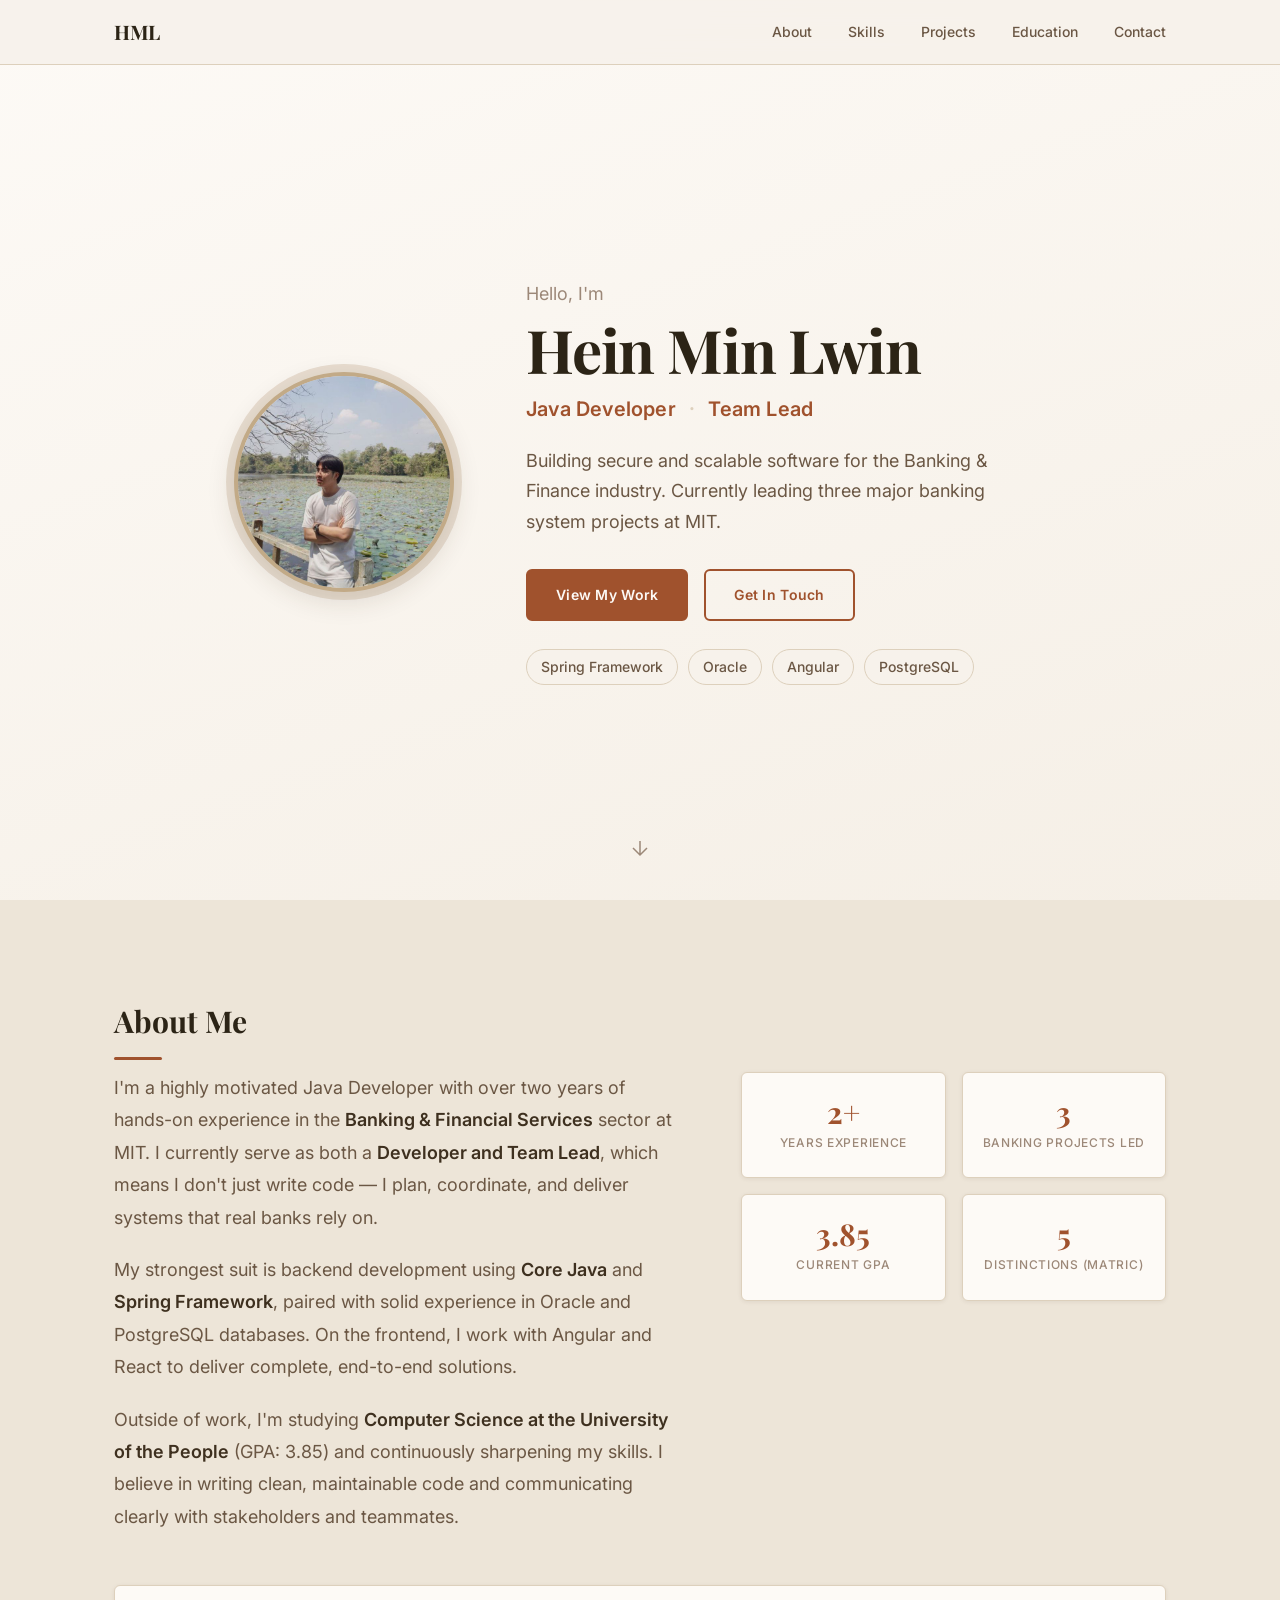
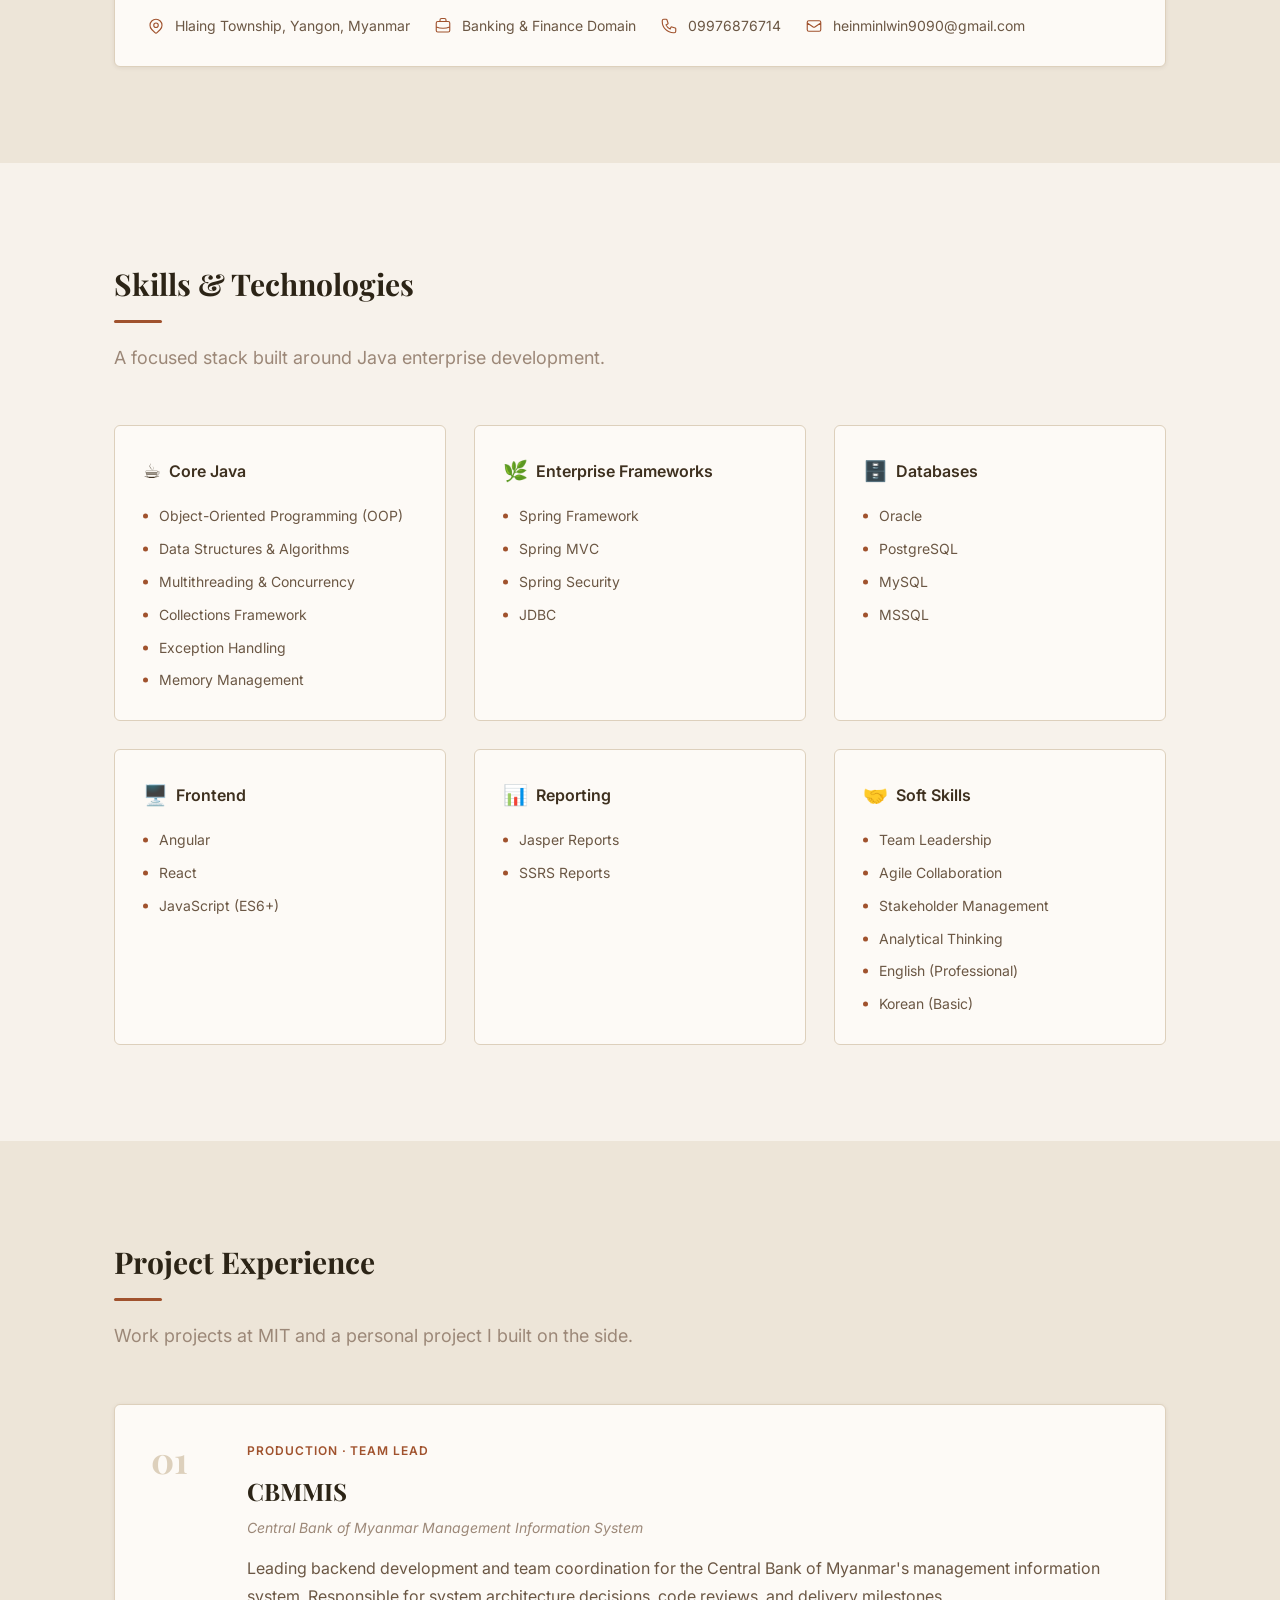
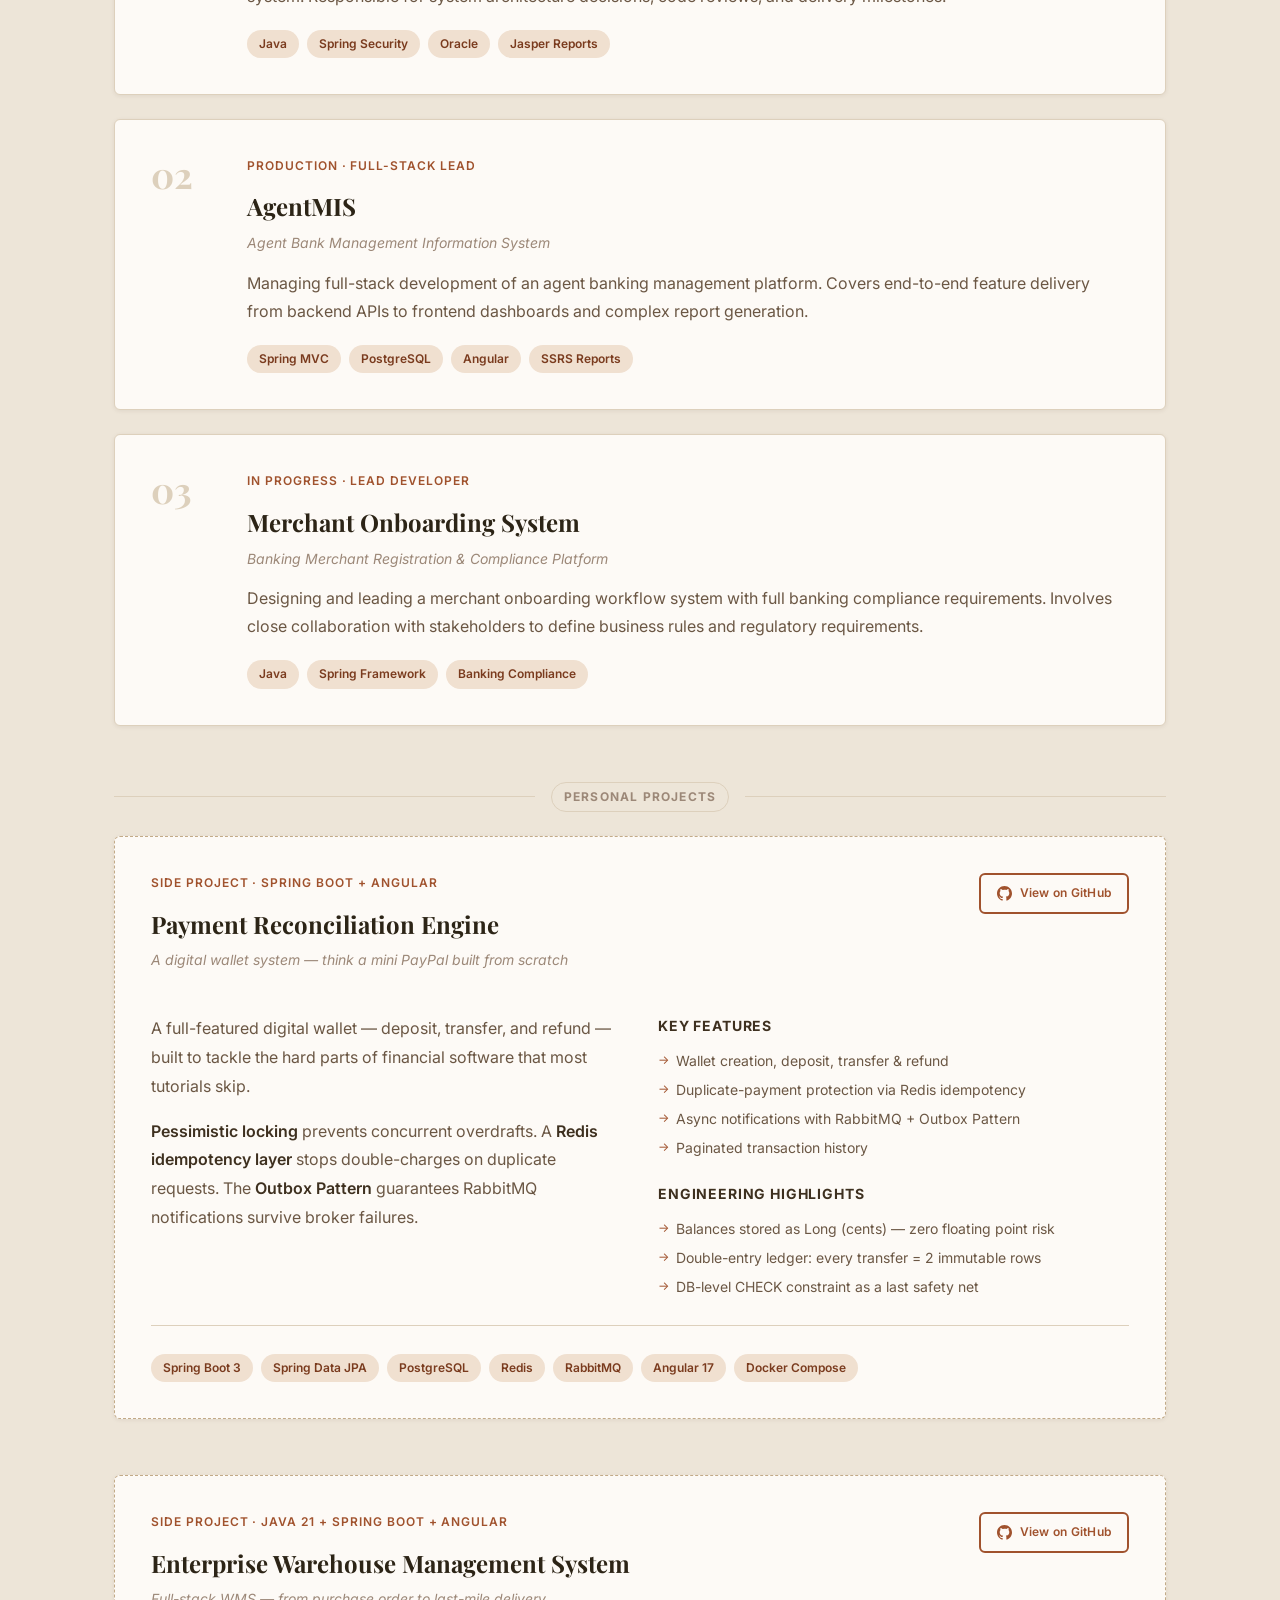
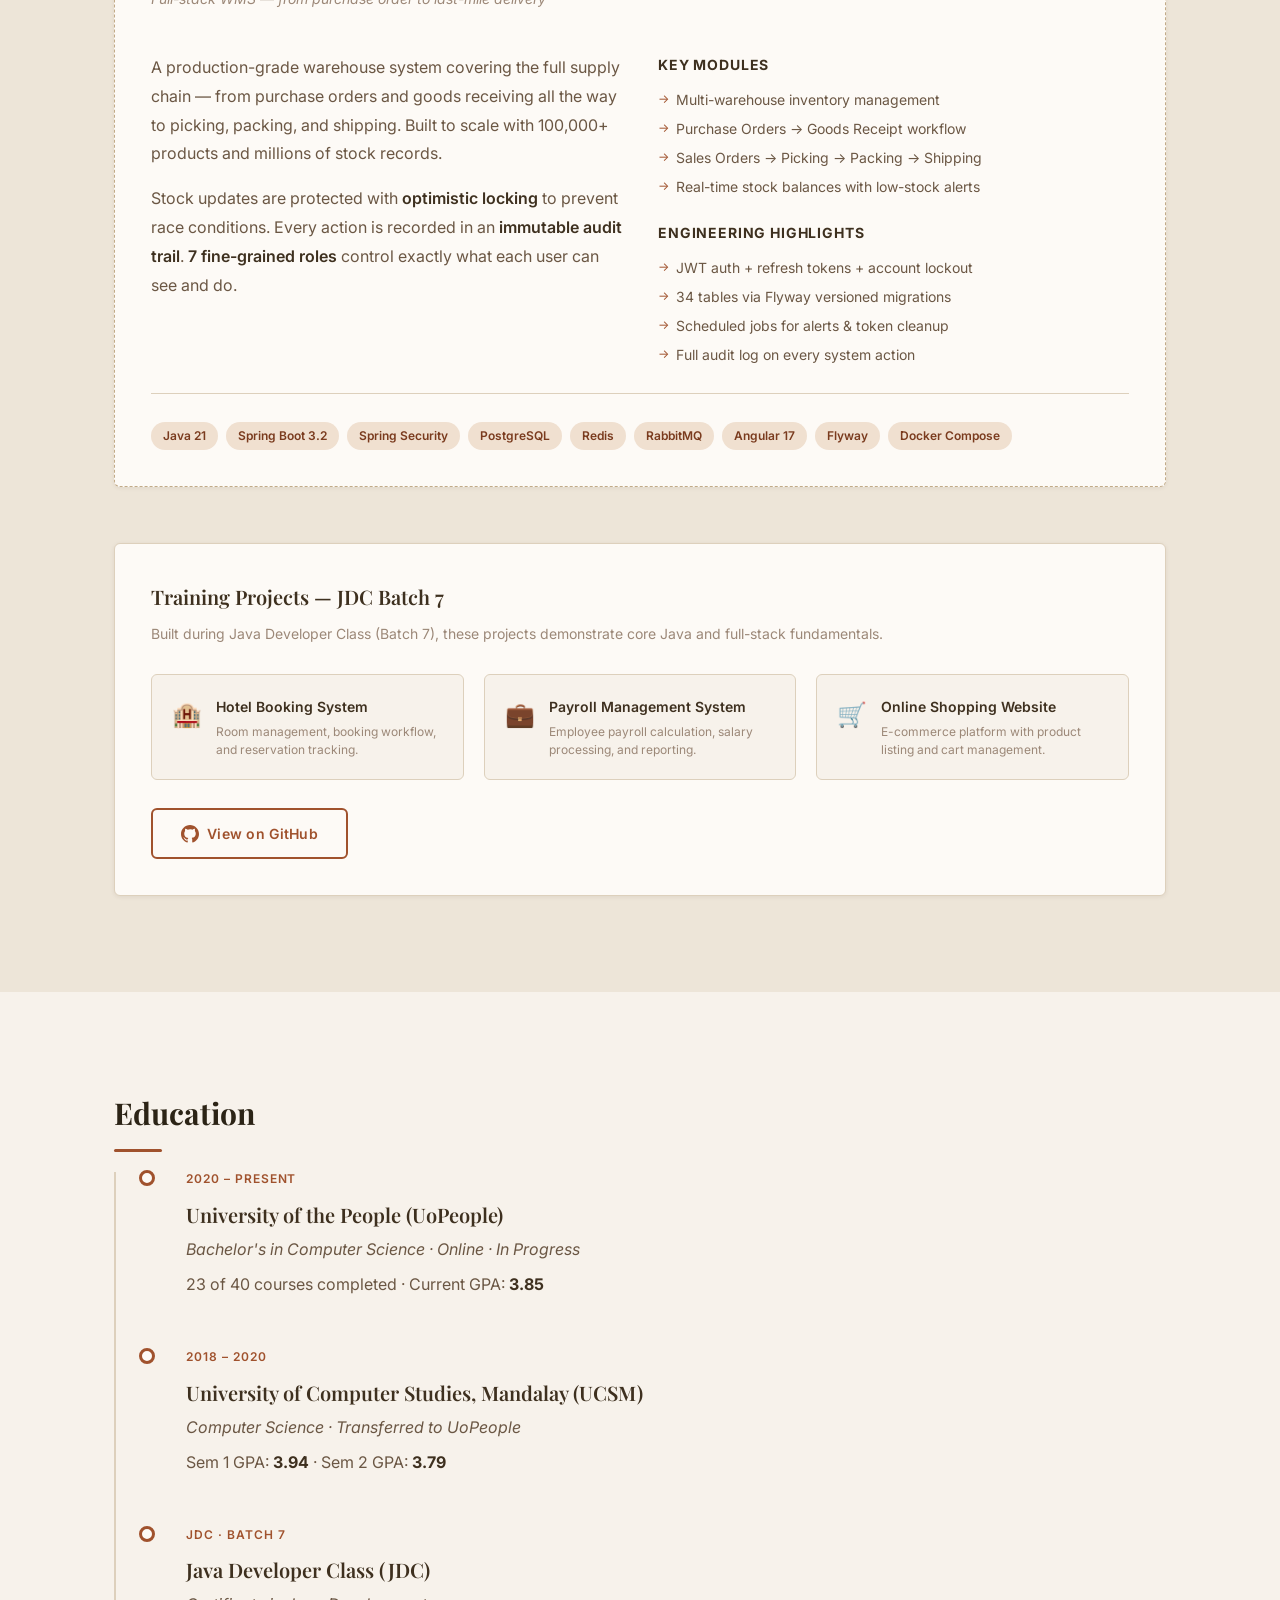
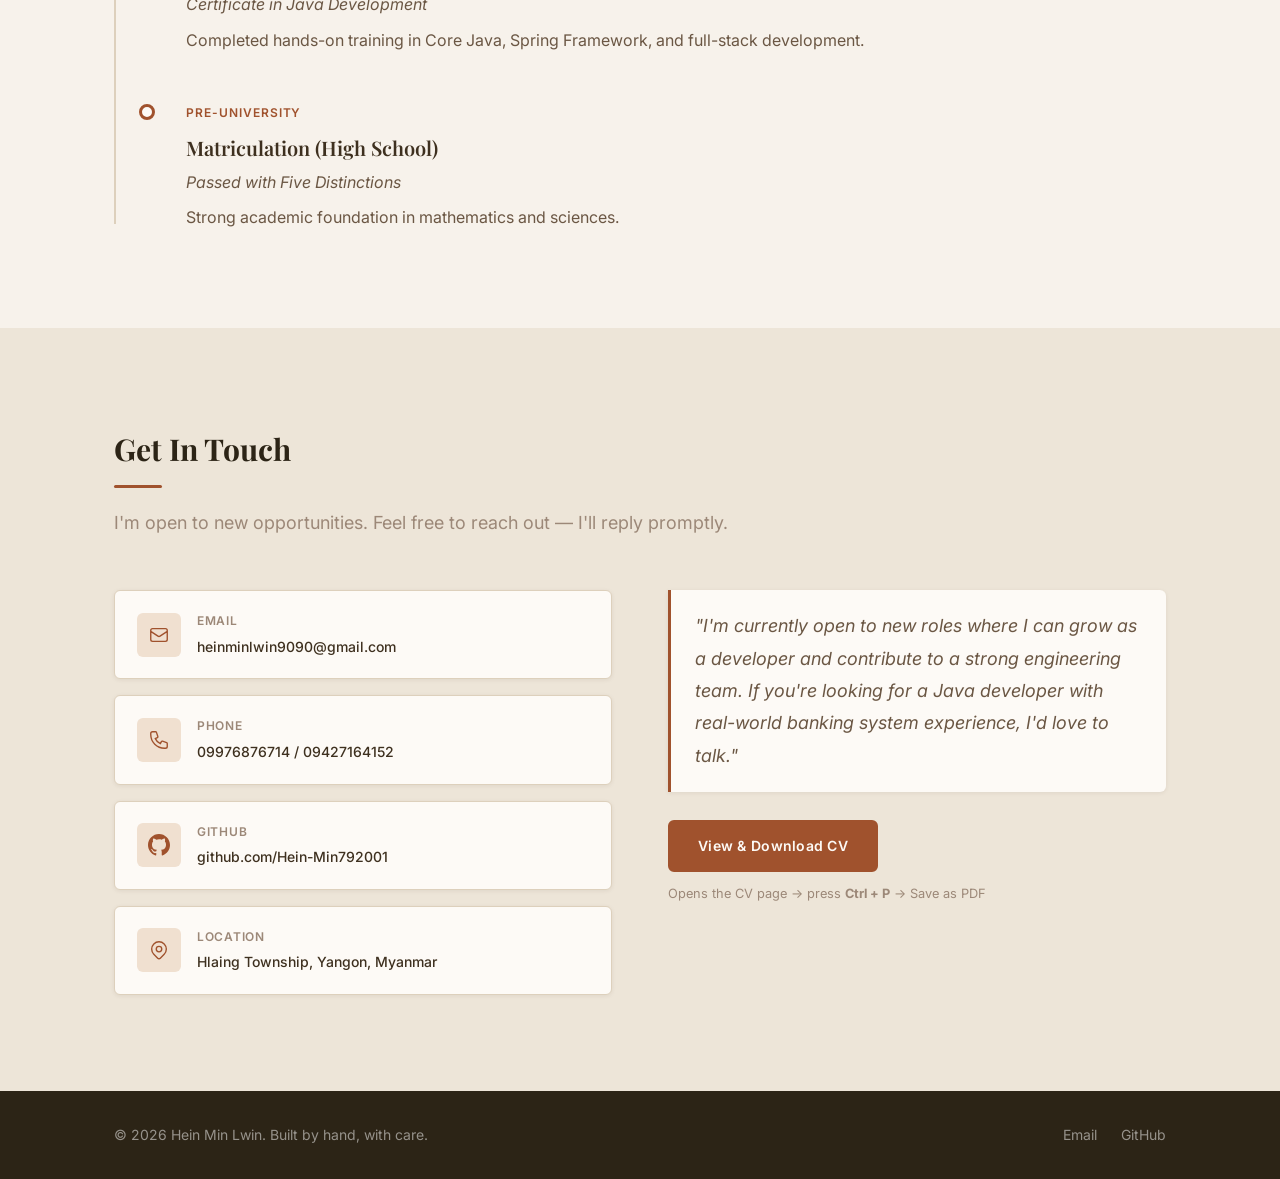
<file: index.html>
<!DOCTYPE html>
<html lang="en">
<head>
  <meta charset="UTF-8" />
  <meta name="viewport" content="width=device-width, initial-scale=1.0" />
  <title>Hein Min Lwin – Java Developer Portfolio</title>
  <meta name="description" content="Portfolio of Hein Min Lwin, a Junior Java Developer with expertise in Spring Boot, Angular, React, and Banking & Finance systems." />
  <meta name="author" content="Hein Min Lwin" />
  <link rel="preconnect" href="https://fonts.googleapis.com" />
  <link rel="preconnect" href="https://fonts.gstatic.com" crossorigin />
  <link href="https://fonts.googleapis.com/css2?family=Playfair+Display:wght@400;600;700&family=Inter:wght@300;400;500;600&display=swap" rel="stylesheet" />
  <link rel="stylesheet" href="style.css" />
</head>
<body>

  <!-- ═══ NAVIGATION ═══ -->
  <header id="site-header">
    <nav class="nav-container">
      <a href="#home" class="nav-logo">HML</a>
      <ul class="nav-links">
        <li><a href="#about" class="nav-link">About</a></li>
        <li><a href="#skills" class="nav-link">Skills</a></li>
        <li><a href="#projects" class="nav-link">Projects</a></li>
        <li><a href="#education" class="nav-link">Education</a></li>
        <li><a href="#contact" class="nav-link">Contact</a></li>
      </ul>
      <button class="nav-hamburger" id="hamburger" aria-label="Open menu">
        <span></span><span></span><span></span>
      </button>
    </nav>
  </header>

  <!-- ═══ HERO / INTRODUCTION ═══ -->
  <section id="home" class="hero-section">
    <div class="hero-inner">
      <div class="hero-photo-col">
        <div class="hero-photo-frame">
          <img src="photo_2025-12-22_20-17-02.jpg" alt="Hein Min Lwin" id="profile-img" />
          <div class="hero-photo-fallback" id="photo-fallback">HML</div>
        </div>
      </div>
      <div class="hero-text-col">
        <p class="hero-greeting">Hello, I'm</p>
        <h1 class="hero-name">Hein Min Lwin</h1>
        <p class="hero-role">Java Developer <span class="divider">·</span> Team Lead</p>
        <p class="hero-tagline">
          Building secure and scalable software for the Banking &amp; Finance industry.
          Currently leading three major banking system projects at MIT.
        </p>
        <div class="hero-cta-row">
          <a href="#projects" class="btn btn-primary" id="view-work-btn">View My Work</a>
          <a href="#contact" class="btn btn-outline" id="contact-btn">Get In Touch</a>
        </div>
        <div class="hero-badges">
          <span class="badge">Spring Framework</span>
          <span class="badge">Oracle</span>
          <span class="badge">Angular</span>
          <span class="badge">PostgreSQL</span>
        </div>
      </div>
    </div>
    <a href="#about" class="scroll-hint" aria-label="Scroll down">
      <svg width="24" height="24" viewBox="0 0 24 24" fill="none" stroke="currentColor" stroke-width="1.5">
        <path d="M12 5v14M5 12l7 7 7-7"/>
      </svg>
    </a>
  </section>

  <!-- ═══ ABOUT ═══ -->
  <section id="about" class="section about-section">
    <div class="container">
      <h2 class="section-title">About Me</h2>
      <div class="about-grid">
        <div class="about-text">
          <p>
            I'm a highly motivated Java Developer with over two years of hands-on experience
            in the <strong>Banking &amp; Financial Services</strong> sector at MIT. I currently serve
            as both a <strong>Developer and Team Lead</strong>, which means I don't just write code —
            I plan, coordinate, and deliver systems that real banks rely on.
          </p>
          <p>
            My strongest suit is backend development using <strong>Core Java</strong> and
            <strong>Spring Framework</strong>, paired with solid experience in Oracle and PostgreSQL
            databases. On the frontend, I work with Angular and React to deliver complete,
            end-to-end solutions.
          </p>
          <p>
            Outside of work, I'm studying <strong>Computer Science at the University of the People</strong>
            (GPA: 3.85) and continuously sharpening my skills. I believe in writing clean,
            maintainable code and communicating clearly with stakeholders and teammates.
          </p>
        </div>
        <div class="about-stats">
          <div class="stat-card">
            <span class="stat-number">2+</span>
            <span class="stat-label">Years Experience</span>
          </div>
          <div class="stat-card">
            <span class="stat-number">3</span>
            <span class="stat-label">Banking Projects Led</span>
          </div>
          <div class="stat-card">
            <span class="stat-number">3.85</span>
            <span class="stat-label">Current GPA</span>
          </div>
          <div class="stat-card">
            <span class="stat-number">5</span>
            <span class="stat-label">Distinctions (Matric)</span>
          </div>
        </div>
      </div>

      <!-- Quick info cards -->
      <div class="info-strip">
        <div class="info-item">
          <svg class="info-icon" viewBox="0 0 24 24" fill="none" stroke="currentColor" stroke-width="1.5"><path d="M17.657 16.657L13.414 20.9a1.998 1.998 0 01-2.827 0l-4.244-4.243a8 8 0 1111.314 0z"/><circle cx="12" cy="11" r="3"/></svg>
          <span>Hlaing Township, Yangon, Myanmar</span>
        </div>
        <div class="info-item">
          <svg class="info-icon" viewBox="0 0 24 24" fill="none" stroke="currentColor" stroke-width="1.5"><path d="M21 13.255A23.931 23.931 0 0112 15c-3.183 0-6.22-.62-9-1.745M16 6V4a2 2 0 00-2-2h-4a2 2 0 00-2 2v2m4 6h.01M5 20h14a2 2 0 002-2V8a2 2 0 00-2-2H5a2 2 0 00-2 2v10a2 2 0 002 2z"/></svg>
          <span>Banking &amp; Finance Domain</span>
        </div>
        <div class="info-item">
          <svg class="info-icon" viewBox="0 0 24 24" fill="none" stroke="currentColor" stroke-width="1.5"><path d="M3 5a2 2 0 012-2h3.28a1 1 0 01.948.684l1.498 4.493a1 1 0 01-.502 1.21l-2.257 1.13a11.042 11.042 0 005.516 5.516l1.13-2.257a1 1 0 011.21-.502l4.493 1.498a1 1 0 01.684.949V19a2 2 0 01-2 2h-1C9.716 21 3 14.284 3 6V5z"/></svg>
          <span>09976876714</span>
        </div>
        <div class="info-item">
          <svg class="info-icon" viewBox="0 0 24 24" fill="none" stroke="currentColor" stroke-width="1.5"><path d="M3 8l7.89 5.26a2 2 0 002.22 0L21 8M5 19h14a2 2 0 002-2V7a2 2 0 00-2-2H5a2 2 0 00-2 2v10a2 2 0 002 2z"/></svg>
          <span>heinminlwin9090@gmail.com</span>
        </div>
      </div>
    </div>
  </section>

  <!-- ═══ SKILLS ═══ -->
  <section id="skills" class="section skills-section">
    <div class="container">
      <h2 class="section-title">Skills &amp; Technologies</h2>
      <p class="section-subtitle">A focused stack built around Java enterprise development.</p>

      <div class="skills-grid">

        <div class="skill-group">
          <h3 class="skill-group-title">
            <span class="skill-icon">☕</span> Core Java
          </h3>
          <ul class="skill-list">
            <li>Object-Oriented Programming (OOP)</li>
            <li>Data Structures &amp; Algorithms</li>
            <li>Multithreading &amp; Concurrency</li>
            <li>Collections Framework</li>
            <li>Exception Handling</li>
            <li>Memory Management</li>
          </ul>
        </div>

        <div class="skill-group">
          <h3 class="skill-group-title">
            <span class="skill-icon">🌿</span> Enterprise Frameworks
          </h3>
          <ul class="skill-list">
            <li>Spring Framework</li>
            <li>Spring MVC</li>
            <li>Spring Security</li>
            <li>JDBC</li>
          </ul>
        </div>

        <div class="skill-group">
          <h3 class="skill-group-title">
            <span class="skill-icon">🗄️</span> Databases
          </h3>
          <ul class="skill-list">
            <li>Oracle</li>
            <li>PostgreSQL</li>
            <li>MySQL</li>
            <li>MSSQL</li>
          </ul>
        </div>

        <div class="skill-group">
          <h3 class="skill-group-title">
            <span class="skill-icon">🖥️</span> Frontend
          </h3>
          <ul class="skill-list">
            <li>Angular</li>
            <li>React</li>
            <li>JavaScript (ES6+)</li>
          </ul>
        </div>

        <div class="skill-group">
          <h3 class="skill-group-title">
            <span class="skill-icon">📊</span> Reporting
          </h3>
          <ul class="skill-list">
            <li>Jasper Reports</li>
            <li>SSRS Reports</li>
          </ul>
        </div>

        <div class="skill-group">
          <h3 class="skill-group-title">
            <span class="skill-icon">🤝</span> Soft Skills
          </h3>
          <ul class="skill-list">
            <li>Team Leadership</li>
            <li>Agile Collaboration</li>
            <li>Stakeholder Management</li>
            <li>Analytical Thinking</li>
            <li>English (Professional)</li>
            <li>Korean (Basic)</li>
          </ul>
        </div>

      </div>
    </div>
  </section>

  <!-- ═══ PROJECTS ═══ -->
  <section id="projects" class="section projects-section">
    <div class="container">
      <h2 class="section-title">Project Experience</h2>
      <p class="section-subtitle">Work projects at MIT and a personal project I built on the side.</p>

      <div class="projects-grid">

        <!-- Project 1 -->
        <article class="project-card" id="project-cbmmis">
          <div class="project-number">01</div>
          <div class="project-body">
            <div class="project-tag">Production · Team Lead</div>
            <h3 class="project-title">CBMMIS</h3>
            <p class="project-full-name">Central Bank of Myanmar Management Information System</p>
            <p class="project-desc">
              Leading backend development and team coordination for the Central Bank of Myanmar's
              management information system. Responsible for system architecture decisions,
              code reviews, and delivery milestones.
            </p>
            <div class="project-tech">
              <span class="tech-tag">Java</span>
              <span class="tech-tag">Spring Security</span>
              <span class="tech-tag">Oracle</span>
              <span class="tech-tag">Jasper Reports</span>
            </div>
          </div>
        </article>

        <!-- Project 2 -->
        <article class="project-card" id="project-agentmis">
          <div class="project-number">02</div>
          <div class="project-body">
            <div class="project-tag">Production · Full-Stack Lead</div>
            <h3 class="project-title">AgentMIS</h3>
            <p class="project-full-name">Agent Bank Management Information System</p>
            <p class="project-desc">
              Managing full-stack development of an agent banking management platform.
              Covers end-to-end feature delivery from backend APIs to frontend dashboards
              and complex report generation.
            </p>
            <div class="project-tech">
              <span class="tech-tag">Spring MVC</span>
              <span class="tech-tag">PostgreSQL</span>
              <span class="tech-tag">Angular</span>
              <span class="tech-tag">SSRS Reports</span>
            </div>
          </div>
        </article>

        <!-- Project 3 -->
        <article class="project-card" id="project-merchant">
          <div class="project-number">03</div>
          <div class="project-body">
            <div class="project-tag">In Progress · Lead Developer</div>
            <h3 class="project-title">Merchant Onboarding System</h3>
            <p class="project-full-name">Banking Merchant Registration &amp; Compliance Platform</p>
            <p class="project-desc">
              Designing and leading a merchant onboarding workflow system with full banking
              compliance requirements. Involves close collaboration with stakeholders to
              define business rules and regulatory requirements.
            </p>
            <div class="project-tech">
              <span class="tech-tag">Java</span>
              <span class="tech-tag">Spring Framework</span>
              <span class="tech-tag">Banking Compliance</span>
            </div>
          </div>
        </article>

      </div>

      <!-- ═══ PERSONAL PROJECTS ═══ -->
      <div class="personal-project-wrapper" id="personal-project">
        <div class="personal-project-label">
          <span>Personal Projects</span>
        </div>

        <article class="personal-project-card">
          <div class="pp-header">
            <div>
              <div class="project-tag">Side Project · Spring Boot + Angular</div>
              <h3 class="project-title">Payment Reconciliation Engine</h3>
              <p class="project-full-name">A digital wallet system — think a mini PayPal built from scratch</p>
            </div>
            <a href="https://github.com/Hein-Min792001/payment-wallet" target="_blank" rel="noopener" class="btn btn-outline btn-sm" id="pp-github-btn">
              <svg viewBox="0 0 24 24" fill="currentColor" width="15" height="15"><path d="M12 0C5.373 0 0 5.373 0 12c0 5.303 3.438 9.8 8.205 11.387.6.113.82-.258.82-.577 0-.285-.01-1.04-.015-2.04-3.338.724-4.042-1.61-4.042-1.61-.546-1.387-1.333-1.757-1.333-1.757-1.089-.745.083-.729.083-.729 1.205.085 1.84 1.237 1.84 1.237 1.07 1.834 2.807 1.304 3.492.997.108-.775.418-1.305.762-1.604-2.665-.305-5.466-1.332-5.466-5.93 0-1.31.468-2.381 1.236-3.221-.124-.303-.535-1.524.117-3.176 0 0 1.008-.322 3.3 1.23a11.5 11.5 0 013.003-.404c1.02.005 2.047.138 3.006.404 2.29-1.552 3.296-1.23 3.296-1.23.654 1.652.243 2.873.12 3.176.77.84 1.234 1.911 1.234 3.221 0 4.61-2.807 5.624-5.48 5.921.43.372.823 1.102.823 2.222 0 1.604-.015 2.896-.015 3.289 0 .322.216.694.825.576C20.565 21.796 24 17.3 24 12c0-6.627-5.373-12-12-12z"/></svg>
              View on GitHub
            </a>
          </div>

          <div class="pp-body">
            <div class="pp-story">
              <p>
                A full-featured digital wallet — deposit, transfer, and refund — built to tackle
                the hard parts of financial software that most tutorials skip.
              </p>
              <p>
                <strong>Pessimistic locking</strong> prevents concurrent overdrafts.
                A <strong>Redis idempotency layer</strong> stops double-charges on duplicate requests.
                The <strong>Outbox Pattern</strong> guarantees RabbitMQ notifications survive broker failures.
              </p>
            </div>

            <div class="pp-details">
              <div class="pp-detail-block">
                <h4>Key Features</h4>
                <ul class="pp-list">
                  <li>Wallet creation, deposit, transfer &amp; refund</li>
                  <li>Duplicate-payment protection via Redis idempotency</li>
                  <li>Async notifications with RabbitMQ + Outbox Pattern</li>
                  <li>Paginated transaction history</li>
                </ul>
              </div>
              <div class="pp-detail-block">
                <h4>Engineering Highlights</h4>
                <ul class="pp-list">
                  <li>Balances stored as Long (cents) — zero floating point risk</li>
                  <li>Double-entry ledger: every transfer = 2 immutable rows</li>
                  <li>DB-level CHECK constraint as a last safety net</li>
                </ul>
              </div>
            </div>
          </div>

          <div class="pp-tech">
            <span class="tech-tag">Spring Boot 3</span>
            <span class="tech-tag">Spring Data JPA</span>
            <span class="tech-tag">PostgreSQL</span>
            <span class="tech-tag">Redis</span>
            <span class="tech-tag">RabbitMQ</span>
            <span class="tech-tag">Angular 17</span>
            <span class="tech-tag">Docker Compose</span>
          </div>
        </article>
      </div>

      <!-- EWMS Personal Project -->
      <div class="personal-project-wrapper" id="personal-project-ewms">
        <article class="personal-project-card">
          <div class="pp-header">
            <div>
              <div class="project-tag">Side Project · Java 21 + Spring Boot + Angular</div>
              <h3 class="project-title">Enterprise Warehouse Management System</h3>
              <p class="project-full-name">Full-stack WMS — from purchase order to last-mile delivery</p>
            </div>
            <a href="https://github.com/Hein-Min792001/enterprise-wms" target="_blank" rel="noopener" class="btn btn-outline btn-sm" id="ewms-github-btn">
              <svg viewBox="0 0 24 24" fill="currentColor" width="15" height="15"><path d="M12 0C5.373 0 0 5.373 0 12c0 5.303 3.438 9.8 8.205 11.387.6.113.82-.258.82-.577 0-.285-.01-1.04-.015-2.04-3.338.724-4.042-1.61-4.042-1.61-.546-1.387-1.333-1.757-1.333-1.757-1.089-.745.083-.729.083-.729 1.205.085 1.84 1.237 1.84 1.237 1.07 1.834 2.807 1.304 3.492.997.108-.775.418-1.305.762-1.604-2.665-.305-5.466-1.332-5.466-5.93 0-1.31.468-2.381 1.236-3.221-.124-.303-.535-1.524.117-3.176 0 0 1.008-.322 3.3 1.23a11.5 11.5 0 013.003-.404c1.02.005 2.047.138 3.006.404 2.29-1.552 3.296-1.23 3.296-1.23.654 1.652.243 2.873.12 3.176.77.84 1.234 1.911 1.234 3.221 0 4.61-2.807 5.624-5.48 5.921.43.372.823 1.102.823 2.222 0 1.604-.015 2.896-.015 3.289 0 .322.216.694.825.576C20.565 21.796 24 17.3 24 12c0-6.627-5.373-12-12-12z"/></svg>
              View on GitHub
            </a>
          </div>

          <div class="pp-body">
            <div class="pp-story">
              <p>
                A production-grade warehouse system covering the full supply chain —
                from purchase orders and goods receiving all the way to picking, packing, and shipping.
                Built to scale with 100,000+ products and millions of stock records.
              </p>
              <p>
                Stock updates are protected with <strong>optimistic locking</strong> to prevent race conditions.
                Every action is recorded in an <strong>immutable audit trail</strong>.
                <strong>7 fine-grained roles</strong> control exactly what each user can see and do.
              </p>
            </div>

            <div class="pp-details">
              <div class="pp-detail-block">
                <h4>Key Modules</h4>
                <ul class="pp-list">
                  <li>Multi-warehouse inventory management</li>
                  <li>Purchase Orders → Goods Receipt workflow</li>
                  <li>Sales Orders → Picking → Packing → Shipping</li>
                  <li>Real-time stock balances with low-stock alerts</li>
                </ul>
              </div>
              <div class="pp-detail-block">
                <h4>Engineering Highlights</h4>
                <ul class="pp-list">
                  <li>JWT auth + refresh tokens + account lockout</li>
                  <li>34 tables via Flyway versioned migrations</li>
                  <li>Scheduled jobs for alerts &amp; token cleanup</li>
                  <li>Full audit log on every system action</li>
                </ul>
              </div>
            </div>
          </div>

          <div class="pp-tech">
            <span class="tech-tag">Java 21</span>
            <span class="tech-tag">Spring Boot 3.2</span>
            <span class="tech-tag">Spring Security</span>
            <span class="tech-tag">PostgreSQL</span>
            <span class="tech-tag">Redis</span>
            <span class="tech-tag">RabbitMQ</span>
            <span class="tech-tag">Angular 17</span>
            <span class="tech-tag">Flyway</span>
            <span class="tech-tag">Docker Compose</span>
          </div>
        </article>
      </div>

      <!-- Training Projects -->
      <div class="training-section">
        <h3 class="training-title">Training Projects — JDC Batch 7</h3>
        <p class="training-desc">
          Built during Java Developer Class (Batch 7), these projects demonstrate core Java
          and full-stack fundamentals.
        </p>
        <div class="training-grid">
          <div class="training-card" id="training-hotel">
            <span class="training-icon">🏨</span>
            <div>
              <strong>Hotel Booking System</strong>
              <p>Room management, booking workflow, and reservation tracking.</p>
            </div>
          </div>
          <div class="training-card" id="training-payroll">
            <span class="training-icon">💼</span>
            <div>
              <strong>Payroll Management System</strong>
              <p>Employee payroll calculation, salary processing, and reporting.</p>
            </div>
          </div>
          <div class="training-card" id="training-shop">
            <span class="training-icon">🛒</span>
            <div>
              <strong>Online Shopping Website</strong>
              <p>E-commerce platform with product listing and cart management.</p>
            </div>
          </div>
        </div>
        <a href="https://github.com/Hein-Min792001" target="_blank" rel="noopener" class="btn btn-outline github-btn" id="github-link-btn">
          <svg viewBox="0 0 24 24" fill="currentColor" width="18" height="18"><path d="M12 0C5.373 0 0 5.373 0 12c0 5.303 3.438 9.8 8.205 11.387.6.113.82-.258.82-.577 0-.285-.01-1.04-.015-2.04-3.338.724-4.042-1.61-4.042-1.61-.546-1.387-1.333-1.757-1.333-1.757-1.089-.745.083-.729.083-.729 1.205.085 1.84 1.237 1.84 1.237 1.07 1.834 2.807 1.304 3.492.997.108-.775.418-1.305.762-1.604-2.665-.305-5.466-1.332-5.466-5.93 0-1.31.468-2.381 1.236-3.221-.124-.303-.535-1.524.117-3.176 0 0 1.008-.322 3.3 1.23a11.5 11.5 0 013.003-.404c1.02.005 2.047.138 3.006.404 2.29-1.552 3.296-1.23 3.296-1.23.654 1.652.243 2.873.12 3.176.77.84 1.234 1.911 1.234 3.221 0 4.61-2.807 5.624-5.48 5.921.43.372.823 1.102.823 2.222 0 1.604-.015 2.896-.015 3.289 0 .322.216.694.825.576C20.565 21.796 24 17.3 24 12c0-6.627-5.373-12-12-12z"/></svg>
          View on GitHub
        </a>
      </div>
    </div>
  </section>

  <!-- ═══ EDUCATION ═══ -->
  <section id="education" class="section education-section">
    <div class="container">
      <h2 class="section-title">Education</h2>

      <div class="timeline">

        <div class="timeline-item" id="edu-uopeople">
          <div class="timeline-dot"></div>
          <div class="timeline-content">
            <span class="timeline-date">2020 – Present</span>
            <h3>University of the People (UoPeople)</h3>
            <p class="timeline-sub">Bachelor's in Computer Science · Online · In Progress</p>
            <p>23 of 40 courses completed · Current GPA: <strong>3.85</strong></p>
          </div>
        </div>

        <div class="timeline-item" id="edu-ucsm">
          <div class="timeline-dot"></div>
          <div class="timeline-content">
            <span class="timeline-date">2018 – 2020</span>
            <h3>University of Computer Studies, Mandalay (UCSM)</h3>
            <p class="timeline-sub">Computer Science · Transferred to UoPeople</p>
            <p>Sem 1 GPA: <strong>3.94</strong> · Sem 2 GPA: <strong>3.79</strong></p>
          </div>
        </div>

        <div class="timeline-item" id="edu-jdc">
          <div class="timeline-dot"></div>
          <div class="timeline-content">
            <span class="timeline-date">JDC · Batch 7</span>
            <h3>Java Developer Class (JDC)</h3>
            <p class="timeline-sub">Certificate in Java Development</p>
            <p>Completed hands-on training in Core Java, Spring Framework, and full-stack development.</p>
          </div>
        </div>

        <div class="timeline-item" id="edu-matric">
          <div class="timeline-dot"></div>
          <div class="timeline-content">
            <span class="timeline-date">Pre-University</span>
            <h3>Matriculation (High School)</h3>
            <p class="timeline-sub">Passed with Five Distinctions</p>
            <p>Strong academic foundation in mathematics and sciences.</p>
          </div>
        </div>

      </div>
    </div>
  </section>

  <!-- ═══ CONTACT ═══ -->
  <section id="contact" class="section contact-section">
    <div class="container">
      <h2 class="section-title">Get In Touch</h2>
      <p class="section-subtitle">
        I'm open to new opportunities. Feel free to reach out — I'll reply promptly.
      </p>

      <div class="contact-grid">
        <div class="contact-info">
          <a href="mailto:heinminlwin9090@gmail.com" class="contact-item" id="email-link">
            <div class="contact-item-icon">
              <svg viewBox="0 0 24 24" fill="none" stroke="currentColor" stroke-width="1.5" width="22" height="22"><path d="M3 8l7.89 5.26a2 2 0 002.22 0L21 8M5 19h14a2 2 0 002-2V7a2 2 0 00-2-2H5a2 2 0 00-2 2v10a2 2 0 002 2z"/></svg>
            </div>
            <div>
              <span class="contact-label">Email</span>
              <span class="contact-value">heinminlwin9090@gmail.com</span>
            </div>
          </a>

          <a href="tel:+959976876714" class="contact-item" id="phone-link">
            <div class="contact-item-icon">
              <svg viewBox="0 0 24 24" fill="none" stroke="currentColor" stroke-width="1.5" width="22" height="22"><path d="M3 5a2 2 0 012-2h3.28a1 1 0 01.948.684l1.498 4.493a1 1 0 01-.502 1.21l-2.257 1.13a11.042 11.042 0 005.516 5.516l1.13-2.257a1 1 0 011.21-.502l4.493 1.498a1 1 0 01.684.949V19a2 2 0 01-2 2h-1C9.716 21 3 14.284 3 6V5z"/></svg>
            </div>
            <div>
              <span class="contact-label">Phone</span>
              <span class="contact-value">09976876714 / 09427164152</span>
            </div>
          </a>

          <a href="https://github.com/Hein-Min792001" target="_blank" rel="noopener" class="contact-item" id="github-link">
            <div class="contact-item-icon">
              <svg viewBox="0 0 24 24" fill="currentColor" width="22" height="22"><path d="M12 0C5.373 0 0 5.373 0 12c0 5.303 3.438 9.8 8.205 11.387.6.113.82-.258.82-.577 0-.285-.01-1.04-.015-2.04-3.338.724-4.042-1.61-4.042-1.61-.546-1.387-1.333-1.757-1.333-1.757-1.089-.745.083-.729.083-.729 1.205.085 1.84 1.237 1.84 1.237 1.07 1.834 2.807 1.304 3.492.997.108-.775.418-1.305.762-1.604-2.665-.305-5.466-1.332-5.466-5.93 0-1.31.468-2.381 1.236-3.221-.124-.303-.535-1.524.117-3.176 0 0 1.008-.322 3.3 1.23a11.5 11.5 0 013.003-.404c1.02.005 2.047.138 3.006.404 2.29-1.552 3.296-1.23 3.296-1.23.654 1.652.243 2.873.12 3.176.77.84 1.234 1.911 1.234 3.221 0 4.61-2.807 5.624-5.48 5.921.43.372.823 1.102.823 2.222 0 1.604-.015 2.896-.015 3.289 0 .322.216.694.825.576C20.565 21.796 24 17.3 24 12c0-6.627-5.373-12-12-12z"/></svg>
            </div>
            <div>
              <span class="contact-label">GitHub</span>
              <span class="contact-value">github.com/Hein-Min792001</span>
            </div>
          </a>

          <div class="contact-item no-link" id="location-display">
            <div class="contact-item-icon">
              <svg viewBox="0 0 24 24" fill="none" stroke="currentColor" stroke-width="1.5" width="22" height="22"><path d="M17.657 16.657L13.414 20.9a1.998 1.998 0 01-2.827 0l-4.244-4.243a8 8 0 1111.314 0z"/><circle cx="12" cy="11" r="3"/></svg>
            </div>
            <div>
              <span class="contact-label">Location</span>
              <span class="contact-value">Hlaing Township, Yangon, Myanmar</span>
            </div>
          </div>
        </div>

        <div class="contact-note">
          <blockquote>
            "I'm currently open to new roles where I can grow as a developer and
            contribute to a strong engineering team. If you're looking for a Java
            developer with real-world banking system experience, I'd love to talk."
          </blockquote>
          <a href="cv.html" target="_blank" rel="noopener" class="btn btn-primary" id="download-cv-btn">
            View &amp; Download CV
          </a>
          <p style="margin-top:12px;font-size:0.8rem;color:var(--muted);line-height:1.5;">
            Opens the CV page → press <strong>Ctrl + P</strong> → Save as PDF
          </p>
        </div>
      </div>
    </div>
  </section>

  <!-- ═══ FOOTER ═══ -->
  <footer class="site-footer">
    <div class="container footer-inner">
      <p>© 2026 Hein Min Lwin. Built by hand, with care.</p>
      <div class="footer-links">
        <a href="mailto:heinminlwin9090@gmail.com">Email</a>
        <a href="https://github.com/Hein-Min792001" target="_blank" rel="noopener">GitHub</a>
      </div>
    </div>
  </footer>

  <script src="main.js"></script>
</body>
</html>
</file>
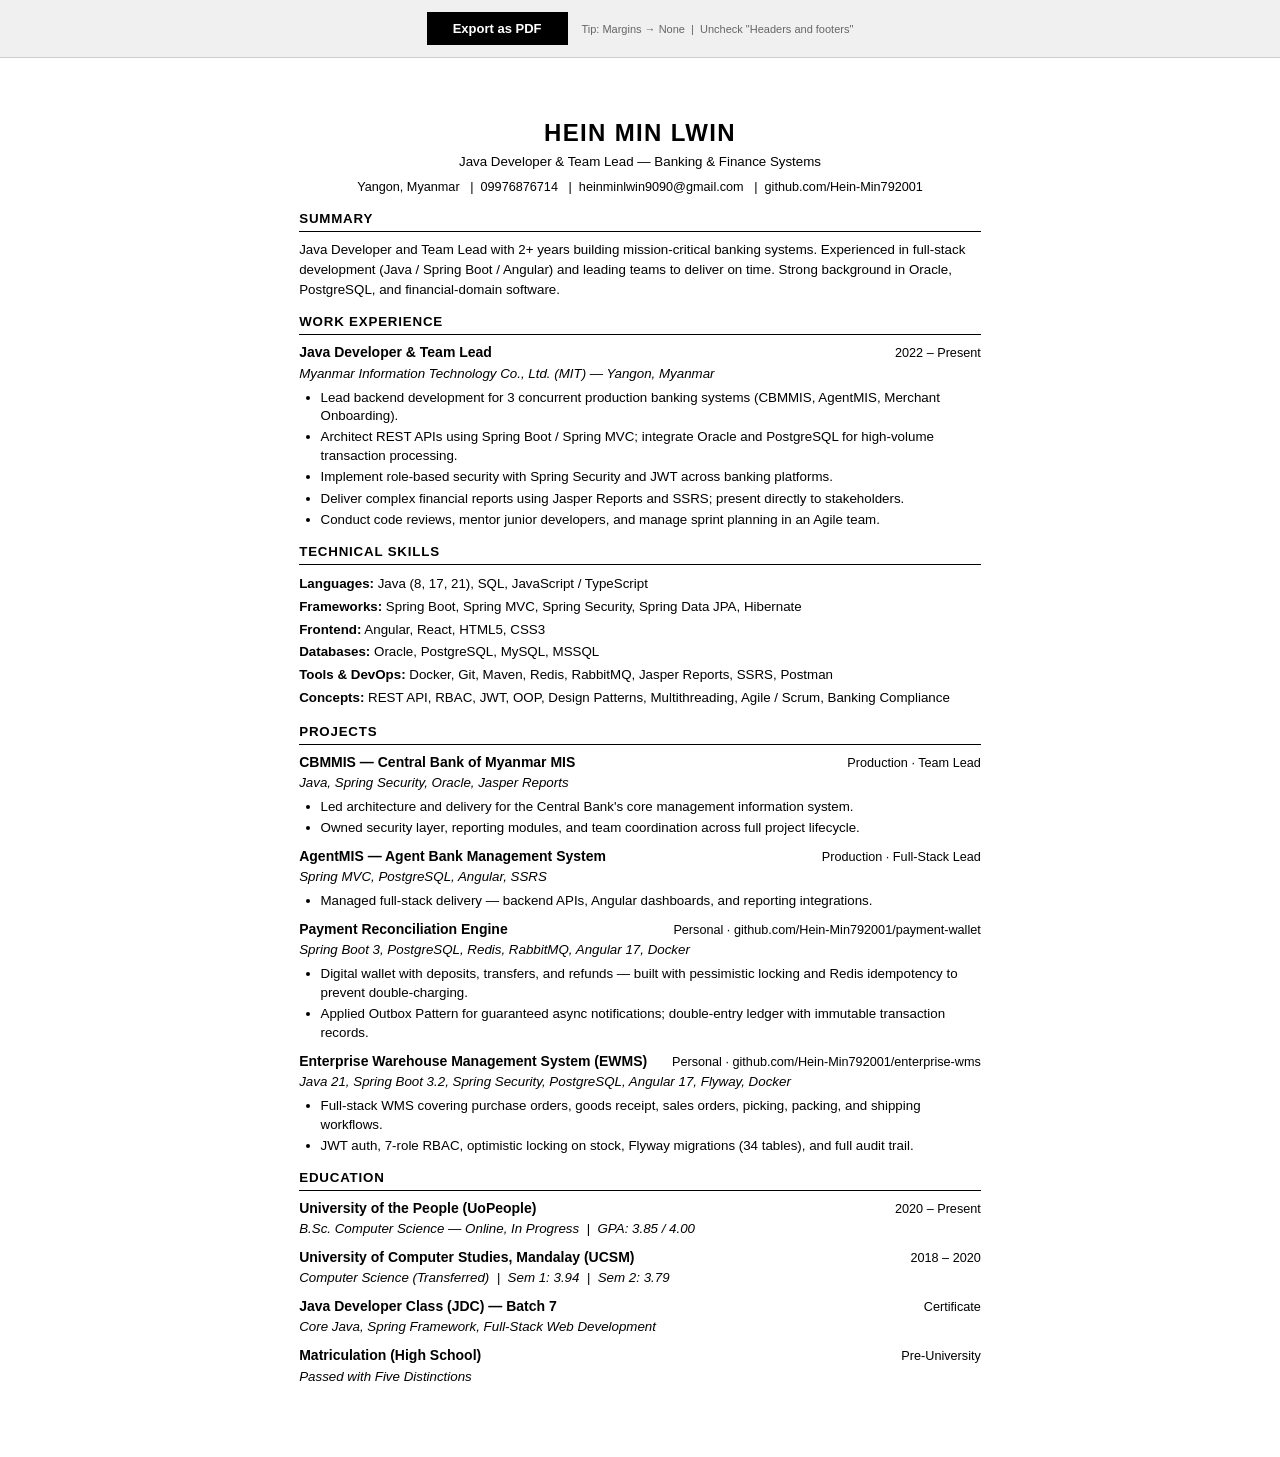
<file: cv.html>
<!DOCTYPE html>
<html lang="en">
<head>
  <meta charset="UTF-8" />
  <meta name="viewport" content="width=device-width, initial-scale=1.0" />
  <title>Hein Min Lwin – Resume</title>
  <style>
    * { margin: 0; padding: 0; box-sizing: border-box; }

    body {
      font-family: Arial, Helvetica, sans-serif;
      font-size: 10.5pt;
      color: #000;
      background: #fff;
      line-height: 1.4;
    }

    /* ── Print wrapper ── */
    .page {
      width: 8.5in;
      margin: 0 auto;
      padding: 0.6in 0.7in;
      background: #fff;
    }

    /* ── Name block ── */
    .name {
      font-size: 18pt;
      font-weight: bold;
      letter-spacing: 1pt;
      text-transform: uppercase;
      text-align: center;
    }

    .tagline {
      text-align: center;
      font-size: 10pt;
      margin-top: 3pt;
      margin-bottom: 5pt;
    }

    .contact {
      text-align: center;
      font-size: 9.5pt;
      color: #000;
      margin-bottom: 10pt;
    }

    .contact span + span::before {
      content: "  |  ";
      white-space: pre;
    }

    /* ── Section ── */
    .section { margin-bottom: 10pt; }

    .sec-title {
      font-size: 10pt;
      font-weight: bold;
      text-transform: uppercase;
      letter-spacing: 0.6pt;
      border-bottom: 1pt solid #000;
      padding-bottom: 2pt;
      margin-bottom: 6pt;
    }

    /* ── Entry (job / project / edu) ── */
    .entry { margin-bottom: 7pt; }

    .entry-head {
      display: flex;
      justify-content: space-between;
      align-items: baseline;
    }

    .entry-title {
      font-weight: bold;
      font-size: 10.5pt;
    }

    .entry-date {
      font-size: 9.5pt;
      white-space: nowrap;
      flex-shrink: 0;
    }

    .entry-sub {
      font-style: italic;
      font-size: 10pt;
      margin-top: 1pt;
      margin-bottom: 4pt;
    }

    ul {
      padding-left: 16pt;
      list-style: disc;
    }

    li {
      margin-bottom: 2pt;
      font-size: 10pt;
      line-height: 1.4;
    }

    /* ── Skills table ── */
    .skills { font-size: 10pt; line-height: 1.7; }
    .skills strong { font-weight: bold; }

    /* ── Print ── */
    @media print {
      body { background: #fff; }
      .page { padding: 0.5in 0.6in; width: 100%; margin: 0; }
      .no-print { display: none !important; }
    }

    /* ── Print bar (screen only) ── */
    .print-bar {
      text-align: center;
      padding: 12px;
      background: #f0f0f0;
      border-bottom: 1px solid #ccc;
    }

    .print-bar button {
      padding: 9px 26px;
      background: #000;
      color: #fff;
      border: none;
      font-family: Arial, sans-serif;
      font-size: 13px;
      font-weight: bold;
      cursor: pointer;
      margin-right: 10px;
    }

    .print-bar button:hover { background: #333; }

    .print-bar span {
      font-size: 11px;
      color: #666;
      font-family: Arial, sans-serif;
    }
  </style>
</head>
<body>

  <div class="print-bar no-print">
    <button onclick="window.print()">Export as PDF</button>
    <span>Tip: Margins → None &nbsp;|&nbsp; Uncheck "Headers and footers"</span>
  </div>

  <div class="page">

    <!-- NAME -->
    <div class="name">Hein Min Lwin</div>
    <div class="tagline">Java Developer &amp; Team Lead — Banking &amp; Finance Systems</div>
    <div class="contact">
      <span>Yangon, Myanmar</span>
      <span>09976876714</span>
      <span>heinminlwin9090@gmail.com</span>
      <span>github.com/Hein-Min792001</span>
    </div>

    <!-- SUMMARY -->
    <div class="section">
      <div class="sec-title">Summary</div>
      <p style="font-size:10pt;line-height:1.5;">
        Java Developer and Team Lead with 2+ years building mission-critical banking systems.
        Experienced in full-stack development (Java / Spring Boot / Angular) and leading teams to deliver
        on time. Strong background in Oracle, PostgreSQL, and financial-domain software.
      </p>
    </div>

    <!-- EXPERIENCE -->
    <div class="section">
      <div class="sec-title">Work Experience</div>

      <div class="entry">
        <div class="entry-head">
          <span class="entry-title">Java Developer &amp; Team Lead</span>
          <span class="entry-date">2022 – Present</span>
        </div>
        <div class="entry-sub">Myanmar Information Technology Co., Ltd. (MIT) — Yangon, Myanmar</div>
        <ul>
          <li>Lead backend development for 3 concurrent production banking systems (CBMMIS, AgentMIS, Merchant Onboarding).</li>
          <li>Architect REST APIs using Spring Boot / Spring MVC; integrate Oracle and PostgreSQL for high-volume transaction processing.</li>
          <li>Implement role-based security with Spring Security and JWT across banking platforms.</li>
          <li>Deliver complex financial reports using Jasper Reports and SSRS; present directly to stakeholders.</li>
          <li>Conduct code reviews, mentor junior developers, and manage sprint planning in an Agile team.</li>
        </ul>
      </div>
    </div>

    <!-- SKILLS -->
    <div class="section">
      <div class="sec-title">Technical Skills</div>
      <div class="skills">
        <div><strong>Languages:</strong> Java (8, 17, 21), SQL, JavaScript / TypeScript</div>
        <div><strong>Frameworks:</strong> Spring Boot, Spring MVC, Spring Security, Spring Data JPA, Hibernate</div>
        <div><strong>Frontend:</strong> Angular, React, HTML5, CSS3</div>
        <div><strong>Databases:</strong> Oracle, PostgreSQL, MySQL, MSSQL</div>
        <div><strong>Tools &amp; DevOps:</strong> Docker, Git, Maven, Redis, RabbitMQ, Jasper Reports, SSRS, Postman</div>
        <div><strong>Concepts:</strong> REST API, RBAC, JWT, OOP, Design Patterns, Multithreading, Agile / Scrum, Banking Compliance</div>
      </div>
    </div>

    <!-- PROJECTS -->
    <div class="section">
      <div class="sec-title">Projects</div>

      <div class="entry">
        <div class="entry-head">
          <span class="entry-title">CBMMIS — Central Bank of Myanmar MIS</span>
          <span class="entry-date">Production · Team Lead</span>
        </div>
        <div class="entry-sub">Java, Spring Security, Oracle, Jasper Reports</div>
        <ul>
          <li>Led architecture and delivery for the Central Bank's core management information system.</li>
          <li>Owned security layer, reporting modules, and team coordination across full project lifecycle.</li>
        </ul>
      </div>

      <div class="entry">
        <div class="entry-head">
          <span class="entry-title">AgentMIS — Agent Bank Management System</span>
          <span class="entry-date">Production · Full-Stack Lead</span>
        </div>
        <div class="entry-sub">Spring MVC, PostgreSQL, Angular, SSRS</div>
        <ul>
          <li>Managed full-stack delivery — backend APIs, Angular dashboards, and reporting integrations.</li>
        </ul>
      </div>

      <div class="entry">
        <div class="entry-head">
          <span class="entry-title">Payment Reconciliation Engine</span>
          <span class="entry-date">Personal · github.com/Hein-Min792001/payment-wallet</span>
        </div>
        <div class="entry-sub">Spring Boot 3, PostgreSQL, Redis, RabbitMQ, Angular 17, Docker</div>
        <ul>
          <li>Digital wallet with deposits, transfers, and refunds — built with pessimistic locking and Redis idempotency to prevent double-charging.</li>
          <li>Applied Outbox Pattern for guaranteed async notifications; double-entry ledger with immutable transaction records.</li>
        </ul>
      </div>

      <div class="entry">
        <div class="entry-head">
          <span class="entry-title">Enterprise Warehouse Management System (EWMS)</span>
          <span class="entry-date">Personal · github.com/Hein-Min792001/enterprise-wms</span>
        </div>
        <div class="entry-sub">Java 21, Spring Boot 3.2, Spring Security, PostgreSQL, Angular 17, Flyway, Docker</div>
        <ul>
          <li>Full-stack WMS covering purchase orders, goods receipt, sales orders, picking, packing, and shipping workflows.</li>
          <li>JWT auth, 7-role RBAC, optimistic locking on stock, Flyway migrations (34 tables), and full audit trail.</li>
        </ul>
      </div>
    </div>

    <!-- EDUCATION -->
    <div class="section">
      <div class="sec-title">Education</div>

      <div class="entry">
        <div class="entry-head">
          <span class="entry-title">University of the People (UoPeople)</span>
          <span class="entry-date">2020 – Present</span>
        </div>
        <div class="entry-sub">B.Sc. Computer Science — Online, In Progress &nbsp;|&nbsp; GPA: 3.85 / 4.00</div>
      </div>

      <div class="entry">
        <div class="entry-head">
          <span class="entry-title">University of Computer Studies, Mandalay (UCSM)</span>
          <span class="entry-date">2018 – 2020</span>
        </div>
        <div class="entry-sub">Computer Science (Transferred) &nbsp;|&nbsp; Sem 1: 3.94 &nbsp;|&nbsp; Sem 2: 3.79</div>
      </div>

      <div class="entry">
        <div class="entry-head">
          <span class="entry-title">Java Developer Class (JDC) — Batch 7</span>
          <span class="entry-date">Certificate</span>
        </div>
        <div class="entry-sub">Core Java, Spring Framework, Full-Stack Web Development</div>
      </div>

      <div class="entry" style="margin-bottom:0;">
        <div class="entry-head">
          <span class="entry-title">Matriculation (High School)</span>
          <span class="entry-date">Pre-University</span>
        </div>
        <div class="entry-sub">Passed with Five Distinctions</div>
      </div>
    </div>

  </div><!-- end .page -->

</body>
</html>
</file>
<file: style.css>
/* ════════════════════════════════════════════════
   HEIN MIN LWIN – PORTFOLIO STYLESHEET
   Classic · Clean · Khaki Warmth
   ════════════════════════════════════════════════ */

/* ── RESET & BASE ── */
*, *::before, *::after { box-sizing: border-box; margin: 0; padding: 0; }

:root {
  /* ── KHAKI COLOUR SYSTEM ── */
  --khaki:        #C2AA87;   /* core khaki                     */
  --khaki-dark:   #A68C68;   /* deeper khaki / hover            */
  --khaki-light:  #E8DDD0;   /* pale sand – borders, chips      */
  --khaki-xlight: #F5EFE6;   /* very light sand – card bg       */

  --black:        #2C2416;   /* warm near-black (brown tint)    */
  --dark:         #3E301F;   /* main text – dark walnut         */
  --mid:          #6B5744;   /* secondary text – warm brown     */
  --muted:        #9C8878;   /* placeholder / subtle text       */
  --border:       #DDD0BC;   /* card / divider borders          */

  --bg:           #F7F2EB;   /* page background – warm cream    */
  --bg-alt:       #EDE5D8;   /* alternate section bg            */
  --white:        #FDFAF6;   /* card surface – warm white       */

  /* ── ACCENT – terracotta / burnt sienna ── */
  --accent:       #A0522D;   /* terracotta – harmonises w/ khaki */
  --accent-dark:  #7A3B1E;   /* darker accent for hover         */
  --accent-light: #F0E0D0;   /* very pale blush – tag bg        */

  --ff-head: 'Playfair Display', Georgia, serif;
  --ff-body: 'Inter', system-ui, sans-serif;

  --fs-xs:   0.75rem;
  --fs-sm:   0.875rem;
  --fs-base: 1rem;
  --fs-lg:   1.125rem;
  --fs-xl:   1.25rem;
  --fs-2xl:  1.5rem;
  --fs-3xl:  1.875rem;
  --fs-4xl:  2.25rem;
  --fs-5xl:  3rem;
  --fs-6xl:  3.75rem;

  --radius:  6px;
  --shadow-sm: 0 1px 4px rgba(60,40,20,.08);
  --shadow-md: 0 4px 14px rgba(60,40,20,.11);
  --shadow-lg: 0 8px 28px rgba(60,40,20,.14);

  --transition: 0.2s ease;
  --section-py: 96px;
  --container:  1100px;
}


html { scroll-behavior: smooth; font-size: 16px; }

body {
  font-family: var(--ff-body);
  font-size: var(--fs-base);
  color: var(--dark);
  background: var(--bg);
  line-height: 1.7;
  -webkit-font-smoothing: antialiased;
}

a { color: inherit; text-decoration: none; }
img { display: block; max-width: 100%; }
ul { list-style: none; }

/* ── CONTAINER ── */
.container {
  width: 100%;
  max-width: var(--container);
  margin: 0 auto;
  padding: 0 24px;
}

/* ── BUTTONS ── */
.btn {
  display: inline-flex;
  align-items: center;
  gap: 8px;
  padding: 12px 28px;
  border-radius: var(--radius);
  font-family: var(--ff-body);
  font-size: var(--fs-sm);
  font-weight: 600;
  letter-spacing: 0.02em;
  cursor: pointer;
  border: 2px solid transparent;
  transition: background var(--transition), color var(--transition),
              border-color var(--transition), transform var(--transition),
              box-shadow var(--transition);
}
.btn:hover { transform: translateY(-1px); }

.btn-primary {
  background: var(--accent);
  color: var(--white);
  border-color: var(--accent);
}
.btn-primary:hover {
  background: var(--accent-dark);
  border-color: var(--accent-dark);
  box-shadow: 0 4px 16px rgba(160,82,45,.38);
}

.btn-outline {
  background: transparent;
  color: var(--accent);
  border-color: var(--accent);
}
.btn-outline:hover {
  background: var(--accent);
  color: var(--white);
}

/* ── SECTION SHARED ── */
.section { padding: var(--section-py) 0; }

.section-title {
  font-family: var(--ff-head);
  font-size: var(--fs-3xl);
  font-weight: 700;
  color: var(--black);
  margin-bottom: 12px;
  position: relative;
  display: inline-block;
}
.section-title::after {
  content: '';
  display: block;
  width: 48px;
  height: 3px;
  background: var(--accent);
  margin-top: 10px;
  border-radius: 2px;
  transition: width 0.4s ease;
}
.section-title:hover::after { width: 80px; }

.section-subtitle {
  color: var(--muted);
  font-size: var(--fs-lg);
  margin-bottom: 52px;
  margin-top: 8px;
}

/* ════════════════════════════════════════════════
   NAVIGATION
   ════════════════════════════════════════════════ */
#site-header {
  position: fixed;
  top: 0; left: 0; right: 0;
  z-index: 900;
  background: rgba(247,242,235,0.93);
  backdrop-filter: blur(12px);
  border-bottom: 1px solid var(--border);
  transition: box-shadow var(--transition);
}
#site-header.scrolled { box-shadow: var(--shadow-md); }

.nav-container {
  max-width: var(--container);
  margin: 0 auto;
  padding: 0 24px;
  height: 64px;
  display: flex;
  align-items: center;
  justify-content: space-between;
}

.nav-logo {
  font-family: var(--ff-head);
  font-size: var(--fs-xl);
  font-weight: 700;
  color: var(--black);
  letter-spacing: -0.02em;
}
.nav-logo:hover { color: var(--accent); }

.nav-links {
  display: flex;
  gap: 36px;
}
.nav-link {
  font-size: var(--fs-sm);
  font-weight: 500;
  color: var(--mid);
  position: relative;
  transition: color var(--transition);
}
.nav-link::after {
  content: '';
  position: absolute;
  bottom: -3px; left: 0;
  width: 0; height: 2px;
  background: var(--accent);
  transition: width var(--transition);
}
.nav-link:hover, .nav-link.active { color: var(--accent); }
.nav-link:hover::after, .nav-link.active::after { width: 100%; }

.nav-hamburger {
  display: none;
  flex-direction: column;
  gap: 5px;
  background: none;
  border: none;
  cursor: pointer;
  padding: 4px;
}
.nav-hamburger span {
  display: block;
  width: 24px;
  height: 2px;
  background: var(--dark);
  border-radius: 2px;
  transition: all 0.3s ease;
}

/* ════════════════════════════════════════════════
   HERO
   ════════════════════════════════════════════════ */
.hero-section {
  min-height: 100vh;
  display: flex;
  flex-direction: column;
  justify-content: center;
  padding-top: 64px;
  background: linear-gradient(160deg, var(--white) 0%, var(--khaki-xlight) 100%);
  position: relative;
}

.hero-inner {
  max-width: var(--container);
  margin: 0 auto;
  padding: 0 24px;
  display: flex;
  align-items: center;
  gap: 72px;
}

/* Photo column */
.hero-photo-col { flex-shrink: 0; }

.hero-photo-frame {
  width: 220px;
  height: 220px;
  border-radius: 50%;
  overflow: hidden;
  border: 4px solid var(--khaki);
  box-shadow: var(--shadow-lg), 0 0 0 8px var(--khaki-light);
  position: relative;
  background: var(--accent-light);
}
.hero-photo-frame img {
  width: 100%;
  height: 100%;
  object-fit: cover;
}
.hero-photo-fallback {
  position: absolute;
  inset: 0;
  display: flex;
  align-items: center;
  justify-content: center;
  font-family: var(--ff-head);
  font-size: var(--fs-3xl);
  font-weight: 700;
  color: var(--accent);
  background: var(--accent-light);
}

/* Text column */
.hero-text-col { flex: 1; }

.hero-greeting {
  font-size: var(--fs-lg);
  color: var(--muted);
  font-weight: 400;
  margin-bottom: 6px;
}

.hero-name {
  font-family: var(--ff-head);
  font-size: clamp(var(--fs-4xl), 5vw, var(--fs-6xl));
  font-weight: 700;
  color: var(--black);
  line-height: 1.1;
  margin-bottom: 10px;
  letter-spacing: -0.02em;
}

.hero-role {
  font-size: var(--fs-xl);
  color: var(--accent);
  font-weight: 600;
  margin-bottom: 20px;
  letter-spacing: 0.01em;
}
.hero-role .divider { color: var(--border); margin: 0 8px; }

.hero-tagline {
  font-size: var(--fs-lg);
  color: var(--mid);
  line-height: 1.7;
  max-width: 520px;
  margin-bottom: 32px;
}

.hero-cta-row {
  display: flex;
  gap: 16px;
  flex-wrap: wrap;
  margin-bottom: 28px;
}

.hero-badges {
  display: flex;
  flex-wrap: wrap;
  gap: 10px;
}
.badge {
  padding: 5px 14px;
  background: var(--bg);
  border: 1px solid var(--border);
  border-radius: 100px;
  font-size: var(--fs-sm);
  color: var(--mid);
  font-weight: 500;
}

/* Scroll hint */
.scroll-hint {
  position: absolute;
  bottom: 32px;
  left: 50%;
  transform: translateX(-50%);
  color: var(--muted);
  animation: bounce 2s infinite;
  transition: color var(--transition);
}
.scroll-hint:hover { color: var(--accent); }
@keyframes bounce {
  0%, 100% { transform: translateX(-50%) translateY(0); }
  50%       { transform: translateX(-50%) translateY(6px); }
}

/* ════════════════════════════════════════════════
   ABOUT
   ════════════════════════════════════════════════ */
.about-section { background: var(--bg-alt); }

.about-grid {
  display: grid;
  grid-template-columns: 1fr auto;
  gap: 64px;
  align-items: start;
  margin-bottom: 52px;
}

.about-text p {
  color: var(--mid);
  margin-bottom: 20px;
  font-size: var(--fs-lg);
  line-height: 1.8;
}
.about-text p:last-child { margin-bottom: 0; }
.about-text strong { color: var(--dark); font-weight: 600; }

.about-stats {
  display: grid;
  grid-template-columns: 1fr 1fr;
  gap: 16px;
  flex-shrink: 0;
}
.stat-card {
  background: var(--white);
  border: 1px solid var(--border);
  border-radius: var(--radius);
  padding: 24px 20px;
  text-align: center;
  box-shadow: var(--shadow-sm);
  transition: box-shadow var(--transition), transform var(--transition);
  min-width: 120px;
}
.stat-card:hover {
  box-shadow: var(--shadow-md);
  transform: translateY(-2px);
}
.stat-number {
  display: block;
  font-family: var(--ff-head);
  font-size: var(--fs-3xl);
  font-weight: 700;
  color: var(--accent);
  line-height: 1;
  margin-bottom: 6px;
}
.stat-label {
  display: block;
  font-size: var(--fs-xs);
  color: var(--muted);
  font-weight: 500;
  text-transform: uppercase;
  letter-spacing: 0.06em;
}

/* Info strip */
.info-strip {
  display: flex;
  flex-wrap: wrap;
  gap: 24px;
  padding: 28px 32px;
  background: var(--white);
  border: 1px solid var(--border);
  border-radius: var(--radius);
  box-shadow: var(--shadow-sm);
}
.info-item {
  display: flex;
  align-items: center;
  gap: 10px;
  color: var(--mid);
  font-size: var(--fs-sm);
}
.info-icon { width: 18px; height: 18px; color: var(--accent); flex-shrink: 0; }

/* ════════════════════════════════════════════════
   SKILLS
   ════════════════════════════════════════════════ */
.skills-section { background: var(--bg); }

.skills-grid {
  display: grid;
  grid-template-columns: repeat(3, 1fr);
  gap: 28px;
}

.skill-group {
  background: var(--white);
  border: 1px solid var(--border);
  border-radius: var(--radius);
  padding: 28px;
  transition: box-shadow var(--transition), border-color var(--transition);
}
.skill-group:hover {
  box-shadow: var(--shadow-md);
  border-color: var(--accent);
}

.skill-group-title {
  font-size: var(--fs-base);
  font-weight: 600;
  color: var(--dark);
  margin-bottom: 16px;
  display: flex;
  align-items: center;
  gap: 8px;
}
.skill-icon { font-size: var(--fs-xl); }

.skill-list { display: flex; flex-direction: column; gap: 9px; }
.skill-list li {
  font-size: var(--fs-sm);
  color: var(--mid);
  padding-left: 16px;
  position: relative;
}
.skill-list li::before {
  content: '';
  position: absolute;
  left: 0;
  top: 50%;
  transform: translateY(-50%);
  width: 5px;
  height: 5px;
  background: var(--accent);
  border-radius: 50%;
}

/* ════════════════════════════════════════════════
   PROJECTS
   ════════════════════════════════════════════════ */
.projects-section { background: var(--bg-alt); }

.projects-grid {
  display: flex;
  flex-direction: column;
  gap: 24px;
  margin-bottom: 56px;
}

.project-card {
  background: var(--white);
  border: 1px solid var(--border);
  border-radius: var(--radius);
  padding: 36px;
  display: flex;
  gap: 32px;
  align-items: flex-start;
  box-shadow: var(--shadow-sm);
  transition: box-shadow var(--transition), border-color var(--transition), transform var(--transition);
}
.project-card:hover {
  box-shadow: var(--shadow-lg);
  border-color: var(--accent);
  transform: translateY(-2px);
}

.project-number {
  font-family: var(--ff-head);
  font-size: var(--fs-4xl);
  font-weight: 700;
  color: var(--border);
  line-height: 1;
  flex-shrink: 0;
  user-select: none;
  min-width: 64px;
  transition: color var(--transition);
}
.project-card:hover .project-number { color: var(--accent-light); }

.project-body { flex: 1; }

.project-tag {
  font-size: var(--fs-xs);
  font-weight: 600;
  color: var(--accent);
  text-transform: uppercase;
  letter-spacing: 0.08em;
  margin-bottom: 10px;
}

.project-title {
  font-family: var(--ff-head);
  font-size: var(--fs-2xl);
  font-weight: 700;
  color: var(--black);
  margin-bottom: 4px;
}

.project-full-name {
  font-size: var(--fs-sm);
  color: var(--muted);
  margin-bottom: 14px;
  font-style: italic;
}

.project-desc {
  font-size: var(--fs-base);
  color: var(--mid);
  line-height: 1.75;
  margin-bottom: 20px;
}

.project-tech {
  display: flex;
  flex-wrap: wrap;
  gap: 8px;
}
.tech-tag {
  padding: 4px 12px;
  background: var(--accent-light);
  color: var(--accent-dark);
  border-radius: 100px;
  font-size: var(--fs-xs);
  font-weight: 600;
}

/* Training projects */
.training-section {
  background: var(--white);
  border: 1px solid var(--border);
  border-radius: var(--radius);
  padding: 36px;
  box-shadow: var(--shadow-sm);
}

.training-title {
  font-family: var(--ff-head);
  font-size: var(--fs-xl);
  font-weight: 600;
  color: var(--dark);
  margin-bottom: 8px;
}
.training-desc {
  color: var(--muted);
  font-size: var(--fs-sm);
  margin-bottom: 28px;
}

.training-grid {
  display: grid;
  grid-template-columns: repeat(3, 1fr);
  gap: 20px;
  margin-bottom: 28px;
}

.training-card {
  display: flex;
  gap: 14px;
  align-items: flex-start;
  padding: 20px;
  background: var(--bg);
  border-radius: var(--radius);
  border: 1px solid var(--border);
  transition: border-color var(--transition), box-shadow var(--transition);
}
.training-card:hover {
  border-color: var(--accent);
  box-shadow: var(--shadow-sm);
}
.training-icon { font-size: var(--fs-2xl); flex-shrink: 0; }
.training-card strong {
  display: block;
  font-size: var(--fs-sm);
  font-weight: 600;
  color: var(--dark);
  margin-bottom: 4px;
}
.training-card p {
  font-size: var(--fs-xs);
  color: var(--muted);
  line-height: 1.5;
}

.github-btn { font-size: var(--fs-sm); }

/* ════════════════════════════════════════════════
   EDUCATION TIMELINE
   ════════════════════════════════════════════════ */
.education-section { background: var(--bg); }

.timeline {
  position: relative;
  padding-left: 32px;
}
.timeline::before {
  content: '';
  position: absolute;
  left: 0; top: 8px;
  bottom: 8px;
  width: 2px;
  background: var(--border);
}

.timeline-item {
  position: relative;
  padding: 0 0 44px 40px;
}
.timeline-item:last-child { padding-bottom: 0; }

.timeline-dot {
  position: absolute;
  left: -7px;
  top: 6px;
  width: 16px;
  height: 16px;
  background: var(--white);
  border: 3px solid var(--accent);
  border-radius: 50%;
  transition: background var(--transition), transform var(--transition);
}
.timeline-item:hover .timeline-dot {
  background: var(--accent);
  transform: scale(1.2);
}

.timeline-date {
  display: inline-block;
  font-size: var(--fs-xs);
  font-weight: 600;
  color: var(--accent);
  text-transform: uppercase;
  letter-spacing: 0.08em;
  margin-bottom: 8px;
}

.timeline-content h3 {
  font-family: var(--ff-head);
  font-size: var(--fs-xl);
  font-weight: 600;
  color: var(--dark);
  margin-bottom: 4px;
}
.timeline-sub {
  font-size: var(--fs-sm);
  color: var(--muted);
  margin-bottom: 8px;
  font-style: italic;
}
.timeline-content p {
  font-size: var(--fs-base);
  color: var(--mid);
}
.timeline-content strong { color: var(--dark); }

/* ════════════════════════════════════════════════
   CONTACT
   ════════════════════════════════════════════════ */
.contact-section { background: var(--bg-alt); }

.contact-grid {
  display: grid;
  grid-template-columns: 1fr 1fr;
  gap: 56px;
  align-items: start;
}

.contact-info {
  display: flex;
  flex-direction: column;
  gap: 16px;
}

.contact-item {
  display: flex;
  align-items: center;
  gap: 16px;
  padding: 20px 22px;
  background: var(--white);
  border: 1px solid var(--border);
  border-radius: var(--radius);
  box-shadow: var(--shadow-sm);
  transition: box-shadow var(--transition), border-color var(--transition), transform var(--transition);
}
.contact-item:not(.no-link):hover {
  box-shadow: var(--shadow-md);
  border-color: var(--accent);
  transform: translateX(4px);
}

.contact-item-icon {
  width: 44px;
  height: 44px;
  background: var(--accent-light);
  color: var(--accent);
  border-radius: var(--radius);
  display: flex;
  align-items: center;
  justify-content: center;
  flex-shrink: 0;
}

.contact-label {
  display: block;
  font-size: var(--fs-xs);
  font-weight: 600;
  text-transform: uppercase;
  letter-spacing: 0.06em;
  color: var(--muted);
  margin-bottom: 3px;
}
.contact-value {
  display: block;
  font-size: var(--fs-sm);
  color: var(--dark);
  font-weight: 500;
}

.contact-note blockquote {
  border-left: 3px solid var(--accent);
  padding: 20px 24px;
  background: var(--white);
  border-radius: 0 var(--radius) var(--radius) 0;
  font-size: var(--fs-lg);
  color: var(--mid);
  font-style: italic;
  line-height: 1.8;
  margin-bottom: 28px;
  box-shadow: var(--shadow-sm);
}

/* ════════════════════════════════════════════════
   FOOTER
   ════════════════════════════════════════════════ */
.site-footer {
  background: #2C2416;
  color: rgba(255,255,255,0.5);
  padding: 32px 0;
}
.footer-inner {
  display: flex;
  align-items: center;
  justify-content: space-between;
  flex-wrap: wrap;
  gap: 12px;
}
.footer-inner p { font-size: var(--fs-sm); }
.footer-links {
  display: flex;
  gap: 24px;
}
.footer-links a {
  font-size: var(--fs-sm);
  color: rgba(255,255,255,0.5);
  transition: color var(--transition);
}
.footer-links a:hover { color: var(--white); }

/* ════════════════════════════════════════════════
   ENTRY ANIMATIONS
   ════════════════════════════════════════════════ */
.fade-up {
  opacity: 0;
  transform: translateY(24px);
  transition: opacity 0.6s ease, transform 0.6s ease;
}
.fade-up.visible {
  opacity: 1;
  transform: none;
}

/* ════════════════════════════════════════════════
   RESPONSIVE
   ════════════════════════════════════════════════ */
@media (max-width: 900px) {
  :root { --section-py: 72px; }

  .nav-links { display: none; }
  .nav-links.open {
    display: flex;
    flex-direction: column;
    position: absolute;
    top: 64px; left: 0; right: 0;
    background: var(--white);
    border-bottom: 1px solid var(--border);
    padding: 20px 24px;
    gap: 20px;
    box-shadow: var(--shadow-md);
  }
  .nav-hamburger { display: flex; }

  .hero-inner {
    flex-direction: column;
    text-align: center;
    gap: 40px;
    padding-top: 48px;
    padding-bottom: 48px;
  }
  .hero-cta-row { justify-content: center; }
  .hero-badges { justify-content: center; }
  .hero-tagline { margin: 0 auto 32px; }

  .about-grid { grid-template-columns: 1fr; gap: 40px; }
  .about-stats { grid-template-columns: repeat(4, 1fr); }

  .skills-grid { grid-template-columns: repeat(2, 1fr); }

  .project-card { flex-direction: column; gap: 16px; }
  .project-number { font-size: var(--fs-2xl); }

  .training-grid { grid-template-columns: 1fr; }

  .contact-grid { grid-template-columns: 1fr; gap: 40px; }
}

@media (max-width: 600px) {
  .about-stats { grid-template-columns: repeat(2, 1fr); }
  .skills-grid { grid-template-columns: 1fr; }
  .info-strip { flex-direction: column; gap: 16px; }
  .hero-photo-frame { width: 160px; height: 160px; }
  .section-title { font-size: var(--fs-2xl); }
}

/* ════════════════════════════════════════════════
   PERSONAL PROJECT
   ════════════════════════════════════════════════ */

/* Separator label */
.personal-project-wrapper {
  margin-bottom: 56px;
}

.personal-project-label {
  display: flex;
  align-items: center;
  gap: 16px;
  margin-bottom: 24px;
}
.personal-project-label::before,
.personal-project-label::after {
  content: '';
  flex: 1;
  height: 1px;
  background: var(--border);
}
.personal-project-label span {
  font-size: var(--fs-xs);
  font-weight: 700;
  text-transform: uppercase;
  letter-spacing: 0.1em;
  color: var(--muted);
  white-space: nowrap;
  padding: 4px 12px;
  border: 1px solid var(--border);
  border-radius: 100px;
  background: var(--bg-alt);
}

/* Main card */
.personal-project-card {
  background: var(--white);
  border: 1.5px dashed var(--khaki);
  border-radius: var(--radius);
  padding: 36px;
  box-shadow: var(--shadow-sm);
  transition: box-shadow var(--transition), border-color var(--transition);
}
.personal-project-card:hover {
  box-shadow: var(--shadow-lg);
  border-color: var(--khaki-dark);
}

/* Header row */
.pp-header {
  display: flex;
  align-items: flex-start;
  justify-content: space-between;
  gap: 24px;
  margin-bottom: 28px;
  flex-wrap: wrap;
}
.btn-sm {
  padding: 8px 16px;
  font-size: var(--fs-xs);
}

/* Body — story + detail columns */
.pp-body {
  display: grid;
  grid-template-columns: 1fr 1fr;
  gap: 36px;
  margin-bottom: 28px;
  padding-bottom: 28px;
  border-bottom: 1px solid var(--border);
}

.pp-story p {
  font-size: var(--fs-base);
  color: var(--mid);
  line-height: 1.8;
  margin-bottom: 16px;
}
.pp-story p:last-child { margin-bottom: 0; }
.pp-story strong { color: var(--dark); font-weight: 600; }
.pp-story code {
  font-family: 'Courier New', monospace;
  font-size: var(--fs-sm);
  background: var(--bg-alt);
  padding: 1px 6px;
  border-radius: 3px;
  color: var(--accent);
  border: 1px solid var(--border);
}

.pp-details {
  display: flex;
  flex-direction: column;
  gap: 24px;
}

.pp-detail-block h4 {
  font-size: var(--fs-sm);
  font-weight: 700;
  color: var(--dark);
  margin-bottom: 12px;
  text-transform: uppercase;
  letter-spacing: 0.06em;
}

.pp-list {
  display: flex;
  flex-direction: column;
  gap: 8px;
}
.pp-list li {
  font-size: var(--fs-sm);
  color: var(--mid);
  padding-left: 18px;
  position: relative;
  line-height: 1.5;
}
.pp-list li::before {
  content: '→';
  position: absolute;
  left: 0;
  color: var(--accent);
  font-size: var(--fs-xs);
  top: 1px;
}

/* API Endpoints */
.pp-endpoints {
  margin-bottom: 24px;
  padding-bottom: 24px;
  border-bottom: 1px solid var(--border);
}
.pp-endpoints h4 {
  font-size: var(--fs-sm);
  font-weight: 700;
  color: var(--dark);
  margin-bottom: 14px;
  text-transform: uppercase;
  letter-spacing: 0.06em;
}

.endpoint-list {
  display: flex;
  flex-direction: column;
  gap: 8px;
}

.endpoint {
  display: flex;
  align-items: center;
  gap: 12px;
  padding: 10px 14px;
  background: var(--bg-alt);
  border-radius: var(--radius);
  border: 1px solid var(--border);
  flex-wrap: wrap;
}

.method {
  font-size: var(--fs-xs);
  font-weight: 700;
  padding: 3px 8px;
  border-radius: 4px;
  min-width: 44px;
  text-align: center;
  letter-spacing: 0.04em;
}
.method.post {
  background: #FDE8D8;
  color: #8B3A10;
}
.method.get {
  background: #D8EDD8;
  color: #2D6A2D;
}

.endpoint code {
  font-family: 'Courier New', monospace;
  font-size: var(--fs-sm);
  color: var(--dark);
  font-weight: 600;
}

.ep-desc {
  font-size: var(--fs-xs);
  color: var(--muted);
  margin-left: auto;
}

/* Tech tags row */
.pp-tech {
  display: flex;
  flex-wrap: wrap;
  gap: 8px;
}

/* ── Responsive: personal project ── */
@media (max-width: 900px) {
  .pp-body { grid-template-columns: 1fr; gap: 28px; }
  .pp-header { flex-direction: column; gap: 16px; }
  .ep-desc { display: none; }
}
@media (max-width: 600px) {
  .personal-project-card { padding: 24px; }
  .endpoint { flex-wrap: nowrap; gap: 8px; }
  .endpoint code { font-size: var(--fs-xs); }
}
</file>
